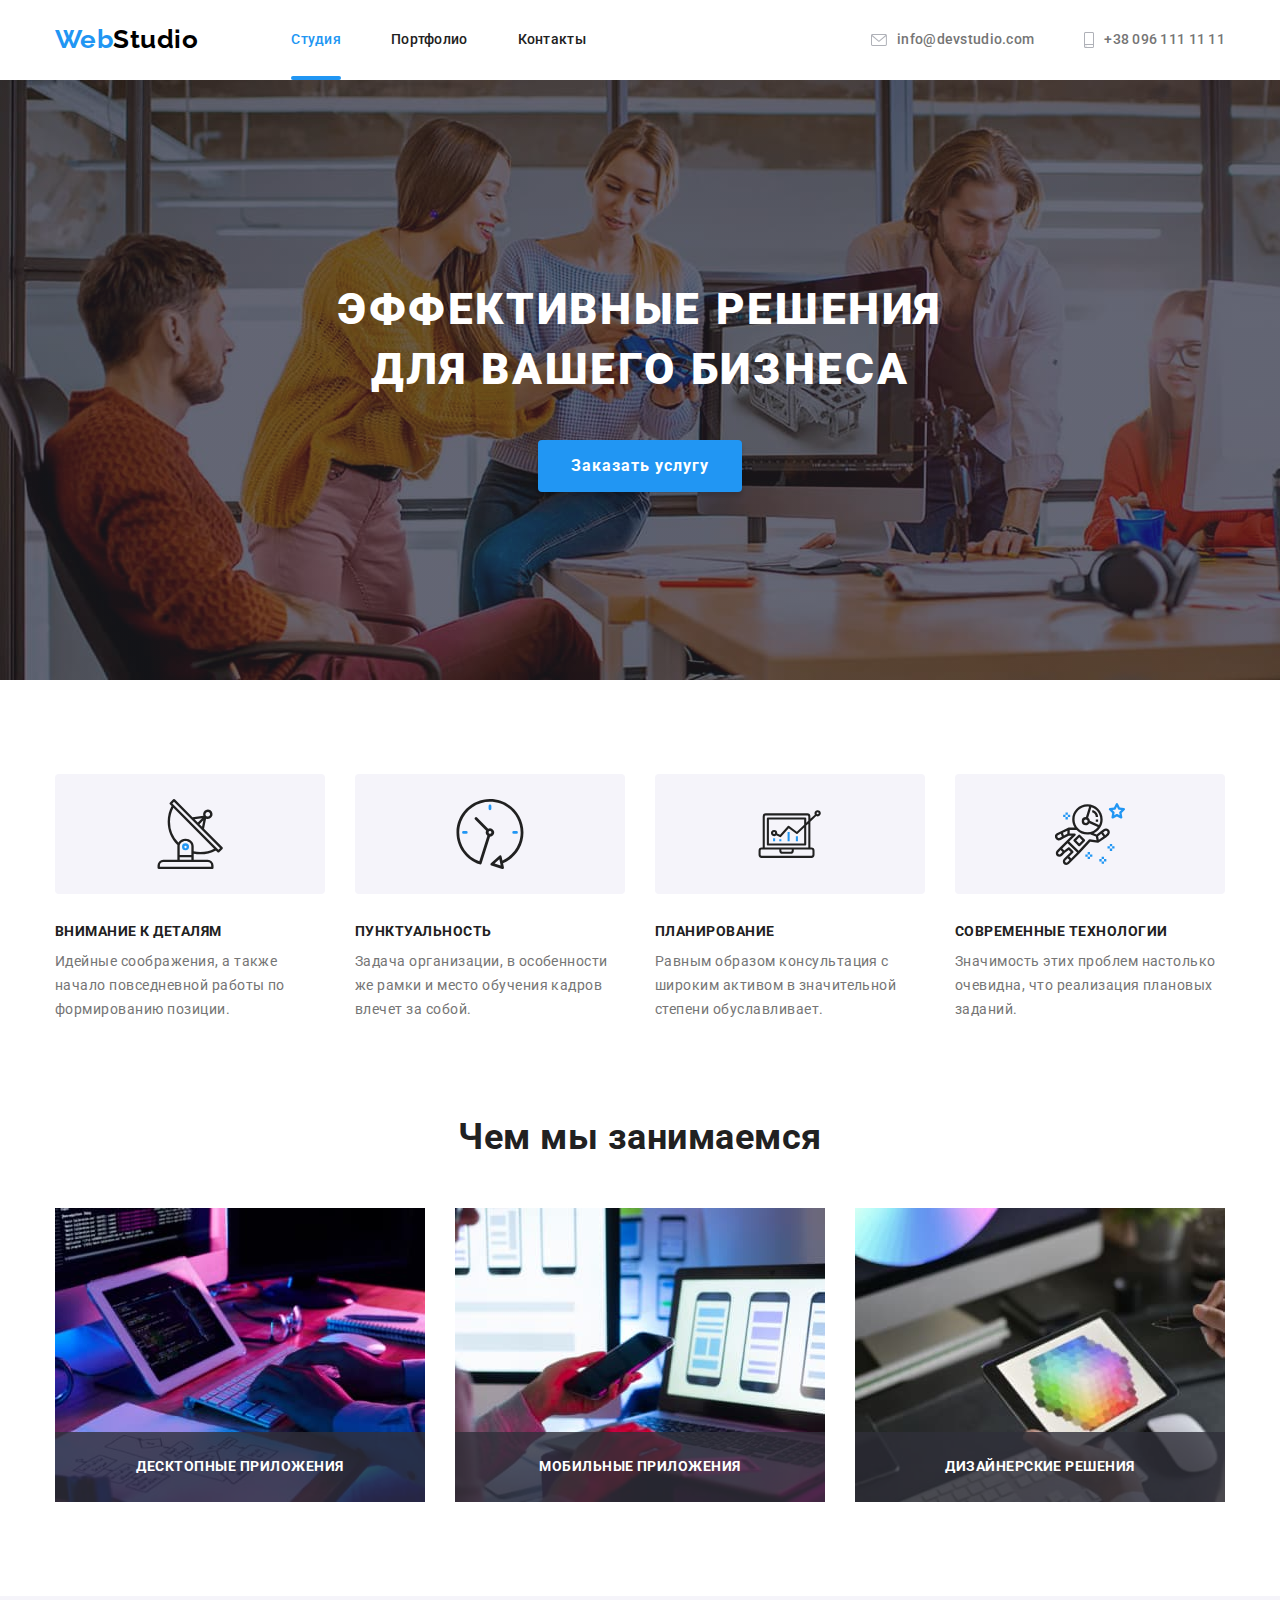
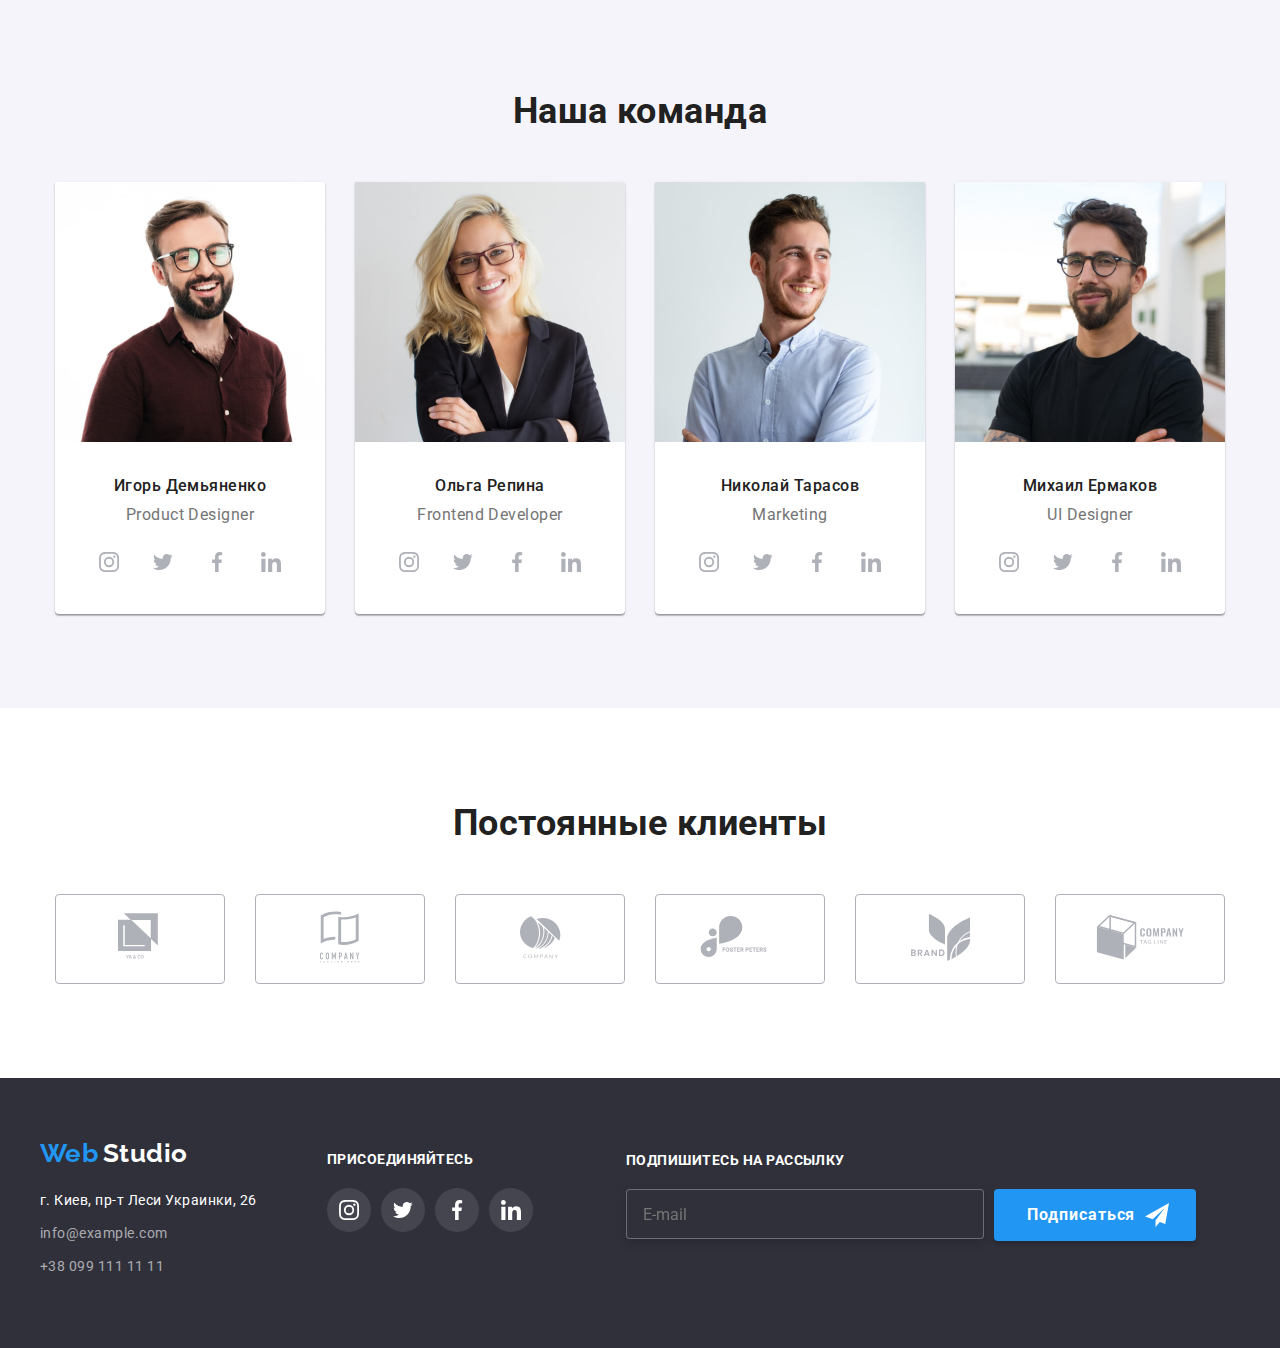
<file: index.html>
<!DOCTYPE html>
<html lang="ru">
  <head>
    <meta charset="UTF-8" />
    <meta name="viewport" content="width=device-width, initial-scale=1.0" />
    <title>Document</title>
    <link
      href="https://fonts.googleapis.com/css2?family=Raleway:wght@700&family=Roboto:wght@400;500;700;900&display=swap"
      rel="stylesheet"
    />
    <link
      rel="stylesheet"
      href="https://cdnjs.cloudflare.com/ajax/libs/modern-normalize/0.7.0/modern-normalize.min.css"
      integrity="sha512-yp4nScgc3FLGSJK6gj7q+YzX4ApX8ifljxvw3x5oYG4Js/u7ABw/U+pP31kefS2iz83pHbwe+Le2WvcosArp6Q=="
      crossorigin="anonymous"
    />
    <link rel="stylesheet" href="./CSS/styles.css" />
  </head>
  <body>
    <header>
      <div class="container-nav flex">
        <nav class="site-nav">
          <a href="./index.html" class="logo">
            <span class="logo-blue">Web</span>Studio
          </a>
          <ul class="site-nav-list">
            <li class="item">
              <a href="" class="link emphasis current">Студия</a>
            </li>
            <li class="item">
              <a href="./portfolio.html" class="link">Портфолио</a>
            </li>
            <li class="item"><a href="" class="link">Контакты</a></li>
          </ul>
        </nav>

        <address class="address-nav">
          <a href="mailto:info@devstudio.com" class="item link-email">
            <svg class="icon-header-envelope">
              <use href="./images/SVG/sprite.svg#icon-envelope"></use>
            </svg>
            info@devstudio.com</a
          ><br />
          <a href="tel:+38-096-111-11-11" class="item link-tel">
            <svg class="icon-header-smartphone">
              <use href="./images/SVG/sprite.svg#icon-smartphone"></use>
            </svg>
            +38 096 111 11 11</a
          >
        </address>
      </div>
    </header>

    <main>
      <section class="head">
        <div class="container-head">
          <h1 class="head-title">
            <span>Эффективные решения</span> <br />
            <span>для вашего бизнеса</span>
          </h1>

          <button data-modal-open class="button">
            <span class="button-text">Заказать услугу</span>
          </button>
        </div>
      </section>

      <section class="features">
        <div class="container-features">
          <ul class="flex">
            <li class="features-item">
              <div class="features-icon">
                <svg width="70" height="70">
                  <use href="./images/SVG/sprite.svg#icon-Group"></use>
                </svg>
              </div>
              <h3 class="features-title">Внимание к деталям</h3>
              <p class="features-text">
                Идейные соображения, а также начало повседневной работы по
                формированию позиции.
              </p>
            </li>
            <li class="features-item">
              <div class="features-icon">
                <svg width="70" height="70">
                  <use href="./images/SVG/sprite.svg#icon-clock"></use>
                </svg>
              </div>
              <h3 class="features-title">Пунктуальность</h3>
              <p class="features-text">
                Задача организации, в особенности же рамки и место обучения
                кадров влечет за собой.
              </p>
            </li>
            <li class="features-item">
              <div class="features-icon">
                <svg width="70" height="70">
                  <use href="./images/SVG/sprite.svg#icon-diagram"></use>
                </svg>
              </div>
              <h3 class="features-title">Планирование</h3>
              <p class="features-text">
                Равным образом консультация с широким активом в значительной
                степени обуславливает.
              </p>
            </li>
            <li class="features-item">
              <div class="features-icon">
                <svg width="70" height="70">
                  <use href="./images/SVG/sprite.svg#icon-astronaut"></use>
                </svg>
              </div>
              <h3 class="features-title">Современные технологии</h3>
              <p class="features-text">
                Значимость этих проблем настолько очевидна, что реализация
                плановых заданий.
              </p>
            </li>
          </ul>
        </div>
      </section>

      <section class="works">
        <div class="container-section">
          <h2 class="section-title">Чем мы занимаемся</h2>
          <ul class="flex">
            <li class="section-item">
              <img src="./images/img1.jpg" alt="" width="370" height="294" />

              <h3 class="label">Десктопные приложения</h3>
            </li>
            <li class="section-item">
              <img src="./images/img2.jpg" alt="" width="370" height="294" />
              <h3 class="label">Мобильные приложения</h3>
            </li>
            <li class="section-item">
              <img src="./images/img3.jpg" alt="" width="370" height="294" />
              <h3 class="label">Дизайнерские решения</h3>
            </li>
          </ul>
        </div>
      </section>

      <section class="team">
        <div class="container-team">
          <h2 class="team-title">Наша команда</h2>
          <ul class="team-img flex">
            <li class="team-item">
              <img
                src="./images/ihor_demianenko.jpg"
                alt=""
                width="270"
                height="260"
              />
              <h3 class="team-name">Игорь Демьяненко</h3>
              <p class="team-specialty">Product Designer</p>
              <ul class="social-list">
                <li class="social-icon-item">
                  <a
                    class="social-icon-link"
                    href="https://www.instagram.com"
                    target="_blank"
                  >
                    <svg class="icon-social">
                      <use href="./images/SVG/sprite.svg#icon-instagram"></use>
                    </svg>
                  </a>
                </li>
                <li class="social-icon-item">
                  <a
                    class="social-icon-link"
                    href="https://www.twitter.com"
                    target="_blank"
                  >
                    <svg class="icon-social">
                      <use href="./images/SVG/sprite.svg#icon-Twitter"></use>
                    </svg>
                  </a>
                </li>
                <li class="social-icon-item">
                  <a
                    class="social-icon-link"
                    href="https://www.facebook.com"
                    target="_blank"
                  >
                    <svg class="icon-social">
                      <use href="./images/SVG/sprite.svg#icon-facebook"></use>
                    </svg>
                  </a>
                </li>
                <li class="social-icon-item">
                  <a
                    class="social-icon-link"
                    href="https://www.linkedin.com"
                    target="_blank"
                  >
                    <svg class="icon-social">
                      <use href="./images/SVG/sprite.svg#icon-linkedin"></use>
                    </svg>
                  </a>
                </li>
              </ul>
            </li>
            <li class="team-item">
              <img
                src="./images/olga_repina.jpg"
                alt=""
                width="270"
                height="260"
              />
              <h3 class="team-name">Ольга Репина</h3>
              <p class="team-specialty">Frontend Developer</p>
              <ul class="social-list">
                <li class="social-icon-item">
                  <a
                    class="social-icon-link"
                    href="https://www.instagram.com"
                    target="_blank"
                  >
                    <svg class="icon-social">
                      <use href="./images/SVG/sprite.svg#icon-instagram"></use>
                    </svg>
                  </a>
                </li>
                <li class="social-icon-item">
                  <a
                    class="social-icon-link"
                    href="https://www.twitter.com"
                    target="_blank"
                  >
                    <svg class="icon-social">
                      <use href="./images/SVG/sprite.svg#icon-Twitter"></use>
                    </svg>
                  </a>
                </li>
                <li class="social-icon-item">
                  <a
                    class="social-icon-link"
                    href="https://www.facebook.com"
                    target="_blank"
                  >
                    <svg class="icon-social">
                      <use href="./images/SVG/sprite.svg#icon-facebook"></use>
                    </svg>
                  </a>
                </li>
                <li class="social-icon-item">
                  <a
                    class="social-icon-link"
                    href="https://www.linkedin.com"
                    target="_blank"
                  >
                    <svg class="icon-social">
                      <use href="./images/SVG/sprite.svg#icon-linkedin"></use>
                    </svg>
                  </a>
                </li>
              </ul>
            </li>

            <li class="team-item">
              <img
                src="./images/nikolay_tarasov.jpg"
                alt=""
                width="270"
                height="260"
              />
              <h3 class="team-name">Николай Тарасов</h3>
              <p class="team-specialty">Marketing</p>
              <ul class="social-list">
                <li class="social-icon-item">
                  <a
                    class="social-icon-link"
                    href="https://www.instagram.com"
                    target="_blank"
                  >
                    <svg class="icon-social">
                      <use href="./images/SVG/sprite.svg#icon-instagram"></use>
                    </svg>
                  </a>
                </li>
                <li class="social-icon-item">
                  <a
                    class="social-icon-link"
                    href="https://www.twitter.com"
                    target="_blank"
                  >
                    <svg class="icon-social">
                      <use href="./images/SVG/sprite.svg#icon-Twitter"></use>
                    </svg>
                  </a>
                </li>
                <li class="social-icon-item">
                  <a
                    class="social-icon-link"
                    href="https://www.facebook.com"
                    target="_blank"
                  >
                    <svg class="icon-social">
                      <use href="./images/SVG/sprite.svg#icon-facebook"></use>
                    </svg>
                  </a>
                </li>
                <li class="social-icon-item">
                  <a
                    class="social-icon-link"
                    href="https://www.linkedin.com"
                    target="_blank"
                  >
                    <svg class="icon-social">
                      <use href="./images/SVG/sprite.svg#icon-linkedin"></use>
                    </svg>
                  </a>
                </li>
              </ul>
            </li>
            <li class="team-item">
              <img
                src="./images/mihael_ermakov.jpg"
                alt=""
                width="270"
                height="260"
              />
              <h3 class="team-name">Михаил Ермаков</h3>
              <p class="team-specialty">UI Designer</p>
              <ul class="social-list">
                <li class="social-icon-item">
                  <a
                    class="social-icon-link"
                    href="https://www.instagram.com"
                    target="_blank"
                  >
                    <svg class="icon-social">
                      <use href="./images/SVG/sprite.svg#icon-instagram"></use>
                    </svg>
                  </a>
                </li>
                <li class="social-icon-item">
                  <a
                    class="social-icon-link"
                    href="https://www.twitter.com"
                    target="_blank"
                  >
                    <svg class="icon-social">
                      <use href="./images/SVG/sprite.svg#icon-Twitter"></use>
                    </svg>
                  </a>
                </li>
                <li class="social-icon-item">
                  <a
                    class="social-icon-link"
                    href="https://www.facebook.com"
                    target="_blank"
                  >
                    <svg class="icon-social">
                      <use href="./images/SVG/sprite.svg#icon-facebook"></use>
                    </svg>
                  </a>
                </li>
                <li class="social-icon-item">
                  <a
                    class="social-icon-link"
                    href="https://www.linkedin.com"
                    target="_blank"
                  >
                    <svg class="icon-social">
                      <use href="./images/SVG/sprite.svg#icon-linkedin"></use>
                    </svg>
                  </a>
                </li>
              </ul>
            </li>
          </ul>
        </div>
      </section>
      <section>
        <div class="container-clients">
          <h2 class="team-title">Постоянные клиенты</h2>
          <ul class="clients-icon flex">
            <li class="clients-icon-list">
              <a class="clients-icon-link" href="" target="_blank">
                <svg class="clients-logo" width="44" height="49">
                  <use href="./images/SVG/sprite.svg#icon-logo-1"></use>
                </svg>
              </a>
            </li>
            <li class="clients-icon-list">
              <a class="clients-icon-link" href="" target="_blank">
                <svg class="clients-logo" width="40" height="52">
                  <use href="./images/SVG/sprite.svg#icon-logo-2"></use>
                </svg>
              </a>
            </li>
            <li class="clients-icon-list">
              <a class="clients-icon-link" href="" target="_blank">
                <svg class="clients-logo" width="41" height="43">
                  <use href="./images/SVG/sprite.svg#icon-logo-3"></use>
                </svg>
              </a>
            </li>
            <li class="clients-icon-list">
              <a class="clients-icon-link" href="" target="_blank">
                <svg class="clients-logo" width="80" height="42">
                  <use href="./images/SVG/sprite.svg#icon-logo-4"></use>
                </svg>
              </a>
            </li>
            <li class="clients-icon-list">
              <a class="clients-icon-link" href="" target="_blank">
                <svg class="clients-logo" width="59" height="47">
                  <use href="./images/SVG/sprite.svg#icon-logo-5"></use>
                </svg>
              </a>
            </li>
            <li class="clients-icon-list">
              <a class="clients-icon-link" href="" target="_blank">
                <svg class="clients-logo" width="89" height="45">
                  <use href="./images/SVG/sprite.svg#icon-logo-6"></use>
                </svg>
              </a>
            </li>
          </ul>
        </div>
      </section>
    </main>
    <footer class="footer">
      <div class="container-footer">
        <div>
          <a href="./index.html" class="footer-logo">
            <span class="footer-blue">Web</span>
            <span class="footer-white">Studio</span>
          </a>
          <address>
            <p class="footer-address">г. Киев, пр-т Леси Украинки, 26</p>
            <a href="mailto:info@info@example.com" class="footer-email"
              >info@example.com</a
            ><br />
            <a href="tel:+38-099-111-11-11" class="footer-tel"
              >+38 099 111 11 11</a
            >
          </address>
        </div>
        <div class="footer-social flex">
          <p class="join-text">присоединяйтесь</p>
          <ul class="footer-social-list">
            <li class="footer-social-icon-item">
              <a
                class="footer-social-icon-link"
                href="https://www.instagram.com"
                target="_blank"
              >
                <svg class="footer-icon-social">
                  <use href="./images/SVG/sprite.svg#icon-instagram"></use>
                </svg>
              </a>
            </li>
            <li class="footer-social-icon-item">
              <a
                class="footer-social-icon-link"
                href="https://www.twitter.com"
                target="_blank"
              >
                <svg class="footer-icon-social">
                  <use href="./images/SVG/sprite.svg#icon-Twitter"></use>
                </svg>
              </a>
            </li>
            <li class="footer-social-icon-item">
              <a
                class="footer-social-icon-link"
                href="https://www.facebook.com"
                target="_blank"
              >
                <svg class="footer-icon-social">
                  <use href="./images/SVG/sprite.svg#icon-facebook"></use>
                </svg>
              </a>
            </li>
            <li class="footer-social-icon-item">
              <a
                class="footer-social-icon-link"
                href="https://www.linkedin.com"
                target="_blank"
              >
                <svg class="footer-icon-social">
                  <use href="./images/SVG/sprite.svg#icon-linkedin"></use>
                </svg>
              </a>
            </li>
          </ul>
        </div>
        <form class="subscription">
          <p class="subscription-text">Подпишитесь на рассылку</p>
          <div class="subscription-all">
            <label class="subscription-form-label">
              <input
                type="email"
                class="subscription-form-input"
                name="email"
                placeholder="E-mail"
              />
            </label>
            <button type="submit" class="subscription-button-form">
              <span class="subscription-button-text-form">Подписаться</span>
              <svg class="icon-send">
                <use href="./images/SVG/sprite.svg#icon-icon-send"></use>
              </svg>
            </button>
          </div>
        </form>
      </div>
    </footer>
    <!-- модалка -->
    <div class="backdrop is-hidden" data-modal>
      <div class="modal">
        <button class="button-end" data-modal-close>
          <svg class="svg-end">
            <use href="./images/SVG/sprite.svg#icon-buttonend"></use>
          </svg>
        </button>
        <h2 class="modal-head">Оставьте свои данные, мы вам перезвоним</h2>
        <form>
          <div class="form">
            <div class="form-field">
              <label class="form-label">
                <span class="form-name">Имя</span>
                <input type="text" class="form-input" name="username" />
                <svg class="icon-modal">
                  <use href="./images/SVG/sprite.svg#icon-modalname"></use>
                </svg>
              </label>
            </div>

            <div class="form-field">
              <label class="form-label">
                <span class="form-name">Телефон</span>
                <input type="tel" class="form-input" name="tel" />
                <svg class="icon-modal">
                  <use href="./images/SVG/sprite.svg#icon-modalphone"></use>
                </svg>
              </label>
            </div>

            <div class="form-field">
              <label class="form-label">
                <span class="form-name">Почта</span>
                <input type="email" class="form-input" name="email" />
                <svg class="icon-modal">
                  <use href="./images/SVG/sprite.svg#icon-modalmail"></use>
                </svg>
              </label>
            </div>

            <label class="form-label">
              <span class="form-name">Комментарий</span>
              <textarea
                name="comment"
                class="textarea"
                placeholder="Введите текст"
              ></textarea>
            </label>
          </div>
          <div class="checkbox">
            <label class="checkbox-label">
              <input class="checkbox-input" type="checkbox" name="topic" />
              <span class="checkbox-icon"></span>
              <span class="contract"
                >Соглашаюсь с рассылкой и принимаю
                <a href="" class="contract-link"> Условия договора</a></span
              >
            </label>
          </div>
          <div class="submit">
            <button type="submit" class="button-form">
              <span class="button-text-form">Отправить</span>
            </button>
          </div>
        </form>
      </div>
    </div>
    <script src="./JS/modal.js"></script>
  </body>
</html>
</file>
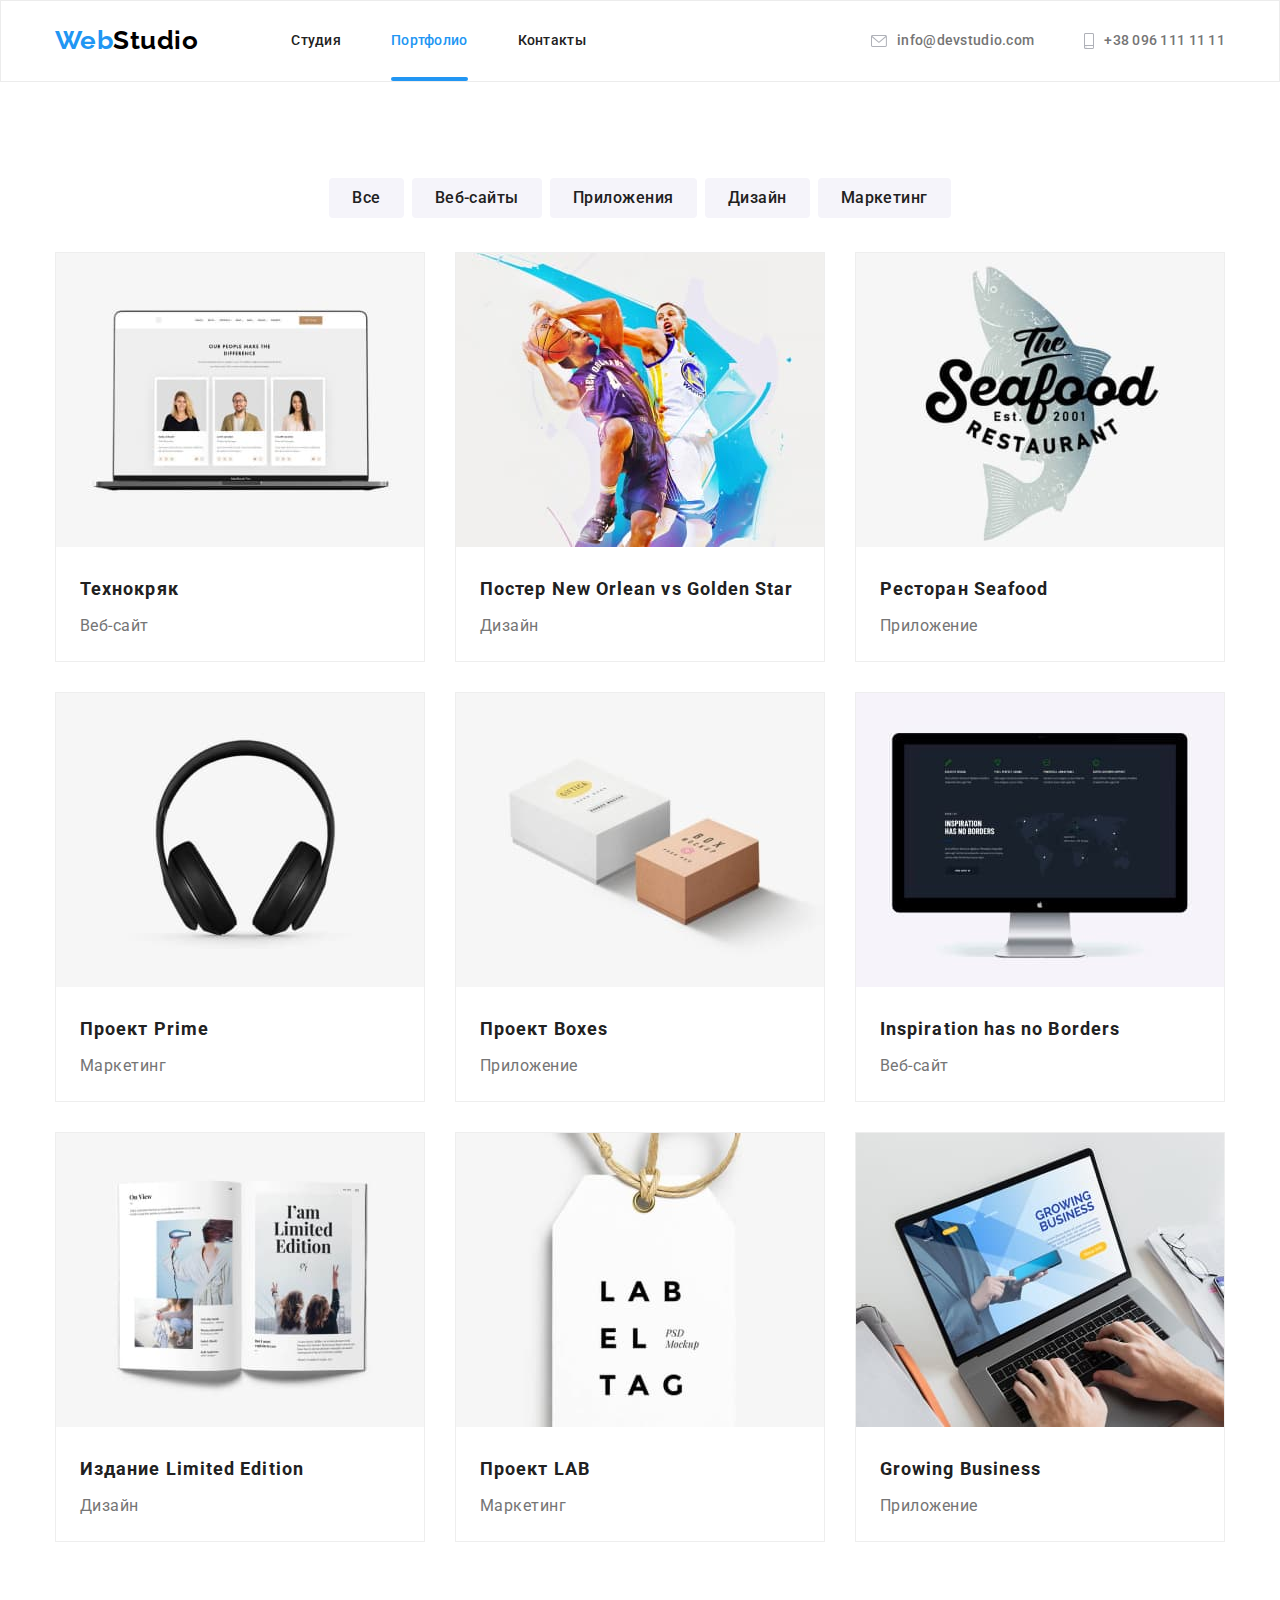
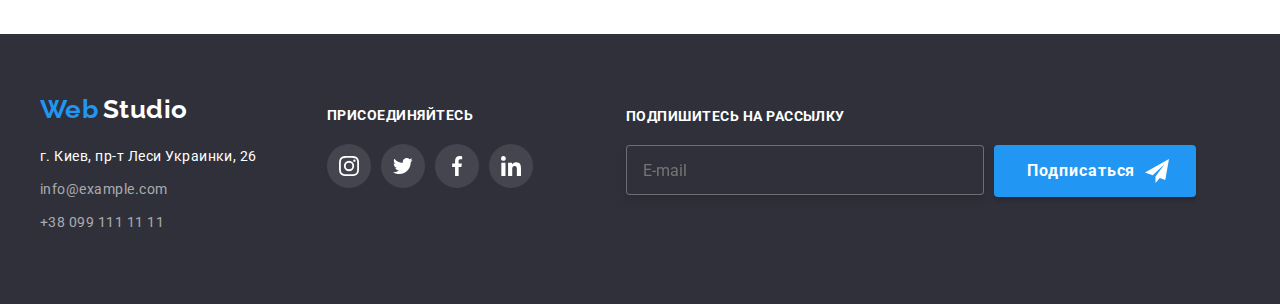
<file: portfolio.html>
<!DOCTYPE html>
<html lang="ru">
  <head>
    <meta charset="UTF-8" />
    <meta name="viewport" content="width=device-width, initial-scale=1.0" />
    <title>Document</title>
    <link
      href="https://fonts.googleapis.com/css2?family=Raleway:wght@700&family=Roboto:wght@400;500;700;900&display=swap"
      rel="stylesheet"
    />
    <link
      rel="stylesheet"
      href="https://cdnjs.cloudflare.com/ajax/libs/modern-normalize/0.7.0/modern-normalize.min.css"
      integrity="sha512-yp4nScgc3FLGSJK6gj7q+YzX4ApX8ifljxvw3x5oYG4Js/u7ABw/U+pP31kefS2iz83pHbwe+Le2WvcosArp6Q=="
      crossorigin="anonymous"
    />
    <link rel="stylesheet" href="./CSS/styles.css" />
  </head>
  <body>
    <header class="header">
      <div class="container-nav flex">
        <nav class="site-nav">
          <a href="./index.html" class="logo">
            <span class="logo-blue">Web</span>Studio
          </a>
          <ul class="site-nav-list">
            <li class="item"><a href="./index.html" class="link">Студия</a></li>
            <li class="item">
              <a href="" class="link emphasis current">Портфолио</a>
            </li>
            <li><a href="" class="link">Контакты </a></li>
          </ul>
        </nav>

        <address class="address-nav">
          <a href="mailto:info@devstudio.com" class="item link-email">
            <svg class="icon-header-envelope">
              <use href="./images/SVG/sprite.svg#icon-envelope"></use>
            </svg>
            info@devstudio.com</a
          ><br />
          <a href="tel:+38-096-111-11-11" class="item link-tel">
            <svg class="icon-header-smartphone">
              <use href="./images/SVG/sprite.svg#icon-smartphone"></use>
            </svg>
            +38 096 111 11 11</a
          >
        </address>
      </div>
    </header>
    <section class="main">
      <div class="container-main">
        <ul class="main-button flex">
          <li class="button-item">
            <button type="button" class="button-service">
              <span class="name-service">Все</span>
            </button>
          </li>
          <li class="button-item">
            <button type="button" class="button-service">
              <span class="name-service">Веб-сайты</span>
            </button>
          </li>
          <li class="button-item">
            <button type="button" class="button-service">
              <span class="name-service">Приложения </span>
            </button>
          </li>
          <li class="button-item">
            <button type="button" class="button-service">
              <span class="name-service">Дизайн</span>
            </button>
          </li>
          <li class="button-item">
            <button type="button" class="button-service">
              <span class="name-service">Маркетинг </span>
            </button>
          </li>
        </ul>
        <ul class="main-img flex">
          <li class="img-item">
            <a class="img-link" href="">
              <div class="img-thumb">
                <img
                  src="./images/portfolio_texnokriak.jpg"
                  alt=""
                  width="370"
                  height="294"
                />

                <p class="img-hover-text">
                  Технокряк это современная площадка распространения
                  коронавируса. Компании используют эту платформу для цифрового
                  шпионажа и атак на защищённые сервера конкурентов.
                </p>
              </div>

              <h2 class="img-name">Технокряк</h2>
              <p class="type-service">Веб-сайт</p>
            </a>
          </li>
          <li class="img-item">
            <a class="img-link" href="">
              <div class="img-thumb">
                <img
                  src="./images/portfolio-poster.jpg"
                  alt=""
                  width="370"
                  height="294"
                />
                <p class="img-hover-text">
                  Технокряк это современная площадка распространения
                  коронавируса. Компании используют эту платформу для цифрового
                  шпионажа и атак на защищённые сервера конкурентов.
                </p>
              </div>
              <h2 class="img-name">Постер New Orlean vs Golden Star</h2>
              <p class="type-service">Дизайн</p>
            </a>
          </li>
          <li class="img-item">
            <a class="img-link" href="">
              <div class="img-thumb">
                <img
                  src="./images/portfolio_restaurant.jpg"
                  alt=""
                  width="370"
                  height="294"
                />
                <p class="img-hover-text">
                  Технокряк это современная площадка распространения
                  коронавируса. Компании используют эту платформу для цифрового
                  шпионажа и атак на защищённые сервера конкурентов.
                </p>
              </div>
              <h2 class="img-name">Ресторан Seafood</h2>
              <p class="type-service">Приложение</p>
            </a>
          </li>
          <li class="img-item">
            <a class="img-link" href="">
              <div class="img-thumb">
                <img
                  src="./images/portfolio-projectprime.jpg"
                  alt=""
                  width="370"
                  height="294"
                />
                <p class="img-hover-text">
                  Технокряк это современная площадка распространения
                  коронавируса. Компании используют эту платформу для цифрового
                  шпионажа и атак на защищённые сервера конкурентов.
                </p>
              </div>

              <h2 class="img-name">Проект Prime</h2>
              <p class="type-service">Маркетинг</p>
            </a>
          </li>
          <li class="img-item">
            <a class="img-link" href="">
              <div class="img-thumb">
                <img
                  src="./images/portfolio_projectboxes.jpg"
                  alt=""
                  width="370"
                  height="294"
                />
                <p class="img-hover-text">
                  Технокряк это современная площадка распространения
                  коронавируса. Компании используют эту платформу для цифрового
                  шпионажа и атак на защищённые сервера конкурентов.
                </p>
              </div>
              <h2 class="img-name">Проект Boxes</h2>
              <p class="type-service">Приложение</p>
            </a>
          </li>
          <li class="img-item">
            <a class="img-link" href="">
              <div class="img-thumb">
                <img
                  src="./images/portfolio_inspiration.jpg"
                  alt=""
                  width="370"
                  height="294"
                />
                <p class="img-hover-text">
                  Технокряк это современная площадка распространения
                  коронавируса. Компании используют эту платформу для цифрового
                  шпионажа и атак на защищённые сервера конкурентов.
                </p>
              </div>
              <h2 class="img-name">Inspiration has no Borders</h2>
              <p class="type-service">Веб-сайт</p>
            </a>
          </li>
          <li class="img-item">
            <a class="img-link" href="">
              <div class="img-thumb">
                <img
                  src="./images/portfolio_limited.jpg"
                  alt=""
                  width="370"
                  height="294"
                />
                <p class="img-hover-text">
                  Технокряк это современная площадка распространения
                  коронавируса. Компании используют эту платформу для цифрового
                  шпионажа и атак на защищённые сервера конкурентов.
                </p>
              </div>
              <h2 class="img-name">Издание Limited Edition</h2>
              <p class="type-service">Дизайн</p>
            </a>
          </li>
          <li class="img-item">
            <a class="img-link" href="">
              <div class="img-thumb">
                <img
                  src="./images/portfolio_lab.jpg"
                  alt=""
                  width="370"
                  height="294"
                />
                <p class="img-hover-text">
                  Технокряк это современная площадка распространения
                  коронавируса. Компании используют эту платформу для цифрового
                  шпионажа и атак на защищённые сервера конкурентов.
                </p>
              </div>
              <h2 class="img-name">Проект LAB</h2>
              <p class="type-service">Маркетинг</p>
            </a>
          </li>
          <li class="img-item">
            <a class="img-link" href="">
              <div class="img-thumb">
                <img
                  src="./images/portfolio_growning.jpg"
                  alt=""
                  width="370"
                  height="294"
                />
                <p class="img-hover-text">
                  Технокряк это современная площадка распространения
                  коронавируса. Компании используют эту платформу для цифрового
                  шпионажа и атак на защищённые сервера конкурентов.
                </p>
              </div>
              <h2 class="img-name">Growing Business</h2>
              <p class="type-service">Приложение</p>
            </a>
          </li>
        </ul>
      </div>
    </section>
    <footer class="footer">
      <div class="container-footer">
        <div>
          <a href="./index.html" class="footer-logo">
            <span class="footer-blue">Web</span>
            <span class="footer-white">Studio</span>
          </a>
          <address>
            <p class="footer-address">г. Киев, пр-т Леси Украинки, 26</p>
            <a href="mailto:info@info@example.com" class="footer-email"
              >info@example.com</a
            ><br />
            <a href="tel:+38-099-111-11-11" class="footer-tel"
              >+38 099 111 11 11</a
            >
          </address>
        </div>
        <div class="footer-social flex">
          <p class="join-text">присоединяйтесь</p>
          <ul class="footer-social-list">
            <li class="footer-social-icon-item">
              <a
                class="footer-social-icon-link"
                href="https://www.instagram.com"
                target="_blank"
              >
                <svg class="footer-icon-social">
                  <use href="./images/SVG/sprite.svg#icon-instagram"></use>
                </svg>
              </a>
            </li>
            <li class="footer-social-icon-item">
              <a
                class="footer-social-icon-link"
                href="https://www.twitter.com"
                target="_blank"
              >
                <svg class="footer-icon-social">
                  <use href="./images/SVG/sprite.svg#icon-Twitter"></use>
                </svg>
              </a>
            </li>
            <li class="footer-social-icon-item">
              <a
                class="footer-social-icon-link"
                href="https://www.facebook.com"
                target="_blank"
              >
                <svg class="footer-icon-social">
                  <use href="./images/SVG/sprite.svg#icon-facebook"></use>
                </svg>
              </a>
            </li>
            <li class="footer-social-icon-item">
              <a
                class="footer-social-icon-link"
                href="https://www.linkedin.com"
                target="_blank"
              >
                <svg class="footer-icon-social">
                  <use href="./images/SVG/sprite.svg#icon-linkedin"></use>
                </svg>
              </a>
            </li>
          </ul>
        </div>
        <form class="subscription">
          <p class="subscription-text">Подпишитесь на рассылку</p>
          <div class="subscription-all">
            <label class="subscription-form-label">
              <input
                type="email"
                class="subscription-form-input"
                name="email"
                placeholder="E-mail"
              />
            </label>
            <button type="submit" class="subscription-button-form">
              <span class="subscription-button-text-form">Подписаться</span>
              <svg class="icon-send">
                <use href="./images/SVG/sprite.svg#icon-icon-send"></use>
              </svg>
            </button>
          </div>
        </form>
      </div>
    </footer>
  </body>
</html>
</file>
<file: CSS/styles.css>
/* дод. колір тексту 212121 */
/* осн. колір тексту 757575 */
/* колір лого 000000   2196F3 синій */
/* футер color: rgba(255, 255, 255, 0.6); */
/* наша команда background: #F5F4FA; */
:root {
  --primary-text-color: #757575;
  --title-text-color: #212121;
  --accent: #2196f3;
  --background-head-and-footer: #2f303a;
  --background-body: #fff;
  --background-team: #f5f4fa;
  --logo: #000000;
  --background-footer-tel: rgba(255, 255, 255, 0.6);
  --border-color: #eeeeee;
  --border-header-color: #ececec;
  --icon-color: #afb1b8;
  --head: #c4c4c4;
  --cubic: cubic-bezier(0.4, 0, 0.2, 1);
}

html {
  box-sizing: border-box;
}
*,
*::before,
*::after {
  box-sizing: inherit;
}
*:focus {
  outline: none;
}
body {
  margin: 0;
  background-color: var(--background-body);
  color: var(--primary-text-color);

  font-family: Roboto, sans-serif;
  letter-spacing: 0.03em;
}
ul {
  padding: 0;
  margin: 0;
  list-style: none;
}
.flex {
  display: flex;
}
.header {
  border: 1px solid var(--border-header-color);
}
.container-nav {
  width: 1200px;
  padding-left: 15px;
  padding-right: 15px;

  margin-right: auto;
  margin-left: auto;
  /* outline: 2px solid tomato; */
}

.container-nav .flex {
  align-items: center;
}
/* логотип */
.logo {
  display: flex;
  padding-top: 24px;
  padding-bottom: 25px;
  margin-right: 93px;

  color: var(--logo);

  font-family: Raleway;
  font-style: normal;
  font-weight: bold;
  font-size: 26px;
  line-height: 1.19;

  text-decoration: none;
}
.logo-blue {
  color: var(--accent);
}
/* site-nav */
.site-nav {
  display: flex;
}
.site-nav-list {
  display: flex;
}
.site-nav .item {
  margin-right: 50px;
}
.site-nav .item:last-child {
  margin-right: 0;
}
.site-nav .link {
  position: relative;

  display: block;
  padding-top: 32px;
  padding-bottom: 32px;
  color: var(--title-text-color);

  font-family: Roboto;
  font-style: normal;
  font-weight: 500;
  font-size: 14px;
  line-height: 1.14;
  letter-spacing: 0.02em;

  text-decoration: none;

  transition: color 250ms var(--cubic);
}

.site-nav .link:hover,
.site-nav .link:focus {
  color: var(--accent);
}
.site-nav .link.current {
  color: var(--accent);
}
.emphasis::after {
  position: absolute;
  content: "";
  display: block;
  left: 0;
  bottom: 0;
  width: 100%;
  height: 4px;
  background: var(--accent);
  border-radius: 2px;
}
/* address-nav */
.address-nav {
  display: flex;
  margin-left: auto;
}
.address-nav .item {
  margin-right: 50px;
  padding-top: 32px;
  padding-bottom: 32px;

  transition: color 250ms var(--cubic);
}
.address-nav .item:last-child {
  margin-right: 0;
}
.address-nav .link-email {
  color: var(--primary-text-color);

  font-family: Roboto;
  font-style: normal;
  font-weight: 500;
  font-size: 14px;
  line-height: 1.14;
  letter-spacing: 0.02em;

  text-decoration: none;
}
.address-nav .link-tel {
  color: var(--primary-text-color);

  font-family: Roboto;
  font-style: normal;
  font-weight: 500;
  font-size: 14px;
  line-height: 1.14;
  letter-spacing: 0.02em;

  text-decoration: none;

  transition: color 250ms var(--cubic);
}
.address-nav .item:hover,
.address-nav .link-email:focus {
  color: var(--accent);
}
.address-nav .item:hover .icon-header-envelope,
.address-nav .item:focus .icon-header-envelope {
  fill: var(--accent);
}
.address-nav .link-tel:hover,
.address-nav .link-tel:focus {
  color: var(--accent);
}
.address-nav .item:hover .icon-header-smartphone,
.address-nav .item:focus .icon-header-smartphone {
  fill: var(--accent);
}
.icon-header-envelope {
  width: 16px;
  height: 12px;
  margin-right: 10px;
  fill: var(--icon-color);

  transition: fill 250ms var(--cubic);
}
.icon-header-smartphone {
  width: 10px;
  height: 16px;
  margin-right: 10px;
  fill: var(--icon-color);

  transition: fill 250ms var(--cubic);
}
.item {
  display: flex;
  align-items: center;
}
/* head */
.container-head {
  width: 1200px;

  margin-right: auto;
  margin-left: auto;
  /* outline: 2px solid red; */
}
.head {
  background-color: var(--head);
  text-align: center;
  padding-top: 200px;
  padding-bottom: 200px;

  max-width: 1600px;
  height: 600px;
  margin-right: auto;
  margin-left: auto;

  background-image: linear-gradient(
      rgba(47, 48, 58, 0.4),
      rgba(47, 48, 58, 0.4)
    ),
    url(../images/hero.jpg);
  background-repeat: no-repeat;
}
.head-title {
  margin-top: 0;
  margin-bottom: 40px;

  color: var(--background-body);

  font-style: normal;
  font-weight: 900;
  font-size: 44px;
  line-height: 1.36;

  letter-spacing: 0.06em;
  text-transform: uppercase;
}

/* особливості */
.features {
  padding-top: 94px;
}
.features-item {
  width: 270px;
  margin-right: 30px;
}
.features-item:last-child {
  margin-right: 0;
}
.features-icon {
  display: flex;
  align-items: center;
  justify-content: center;
  height: 120px;
  margin-bottom: 30px;

  background-color: var(--background-team);

  border-radius: 4px;
}
.container-features {
  width: 1200px;
  padding-left: 15px;
  padding-right: 15px;

  margin-right: auto;
  margin-left: auto;
}
.features-title {
  margin-top: 0;
  margin-bottom: 10px;
  color: var(--title-text-color);

  font-style: normal;
  font-weight: bold;
  font-size: 14px;
  line-height: 1.14;
  text-transform: uppercase;
}
.features-text {
  margin-top: 0;
  margin-bottom: 0;
  font-style: normal;
  font-weight: normal;
  font-size: 14px;
  line-height: 1.71;
}
/* чем ми занимаемся */
.works {
  padding-top: 94px;
  padding-bottom: 94px;
}

.section-item {
  position: relative;
  display: flex;
  width: 370px;
  margin-right: 30px;
}
.label {
  display: flex;
  position: absolute;
  font-family: Roboto;
  font-style: normal;
  font-weight: bold;
  font-size: 14px;
  line-height: 1.14;
  justify-content: center;
  align-items: center;
  text-transform: uppercase;
  margin: 0;
  color: var(--background-body);

  bottom: 0;
  left: 0;

  width: 370px;
  height: 70px;
  background: rgba(47, 48, 58, 0.8);
}
.section-item:last-child {
  margin-right: 0;
}
.container-section {
  width: 1200px;
  padding-left: 15px;
  padding-right: 15px;

  margin-right: auto;
  margin-left: auto;
}
.section-title {
  margin-top: 0;
  margin-bottom: 50px;
  color: var(--title-text-color);

  font-style: normal;
  font-weight: bold;
  font-size: 36px;
  line-height: 1.17;
  text-align: center;
}
/* наша команда */
.team {
  background-color: var(--background-team);
}
.container-team {
  width: 1200px;
  padding-left: 15px;
  padding-right: 15px;

  margin-right: auto;
  margin-left: auto;
}
.team-item {
  margin-right: 30px;
  border-radius: 0px 0px 4px 4px;
  box-shadow: 0px 1px 3px rgba(0, 0, 0, 0.12), 0px 1px 1px rgba(0, 0, 0, 0.14),
    0px 2px 1px rgba(0, 0, 0, 0.2);
  background-color: var(--background-body);
}
.team-item:last-child {
  margin-right: 0;
}
.team-title {
  margin-top: 0;
  margin-bottom: 50px;
  padding-top: 94px;

  color: var(--title-text-color);

  font-style: normal;
  font-weight: bold;
  font-size: 36px;
  line-height: 1.17;
  text-align: center;
}
.team-img {
  padding-bottom: 94px;
}
.team-name {
  margin-top: 30px;
  margin-bottom: 10px;
  color: var(--title-text-color);

  font-style: normal;
  font-weight: 500;
  font-size: 16px;
  line-height: 1.19;
  text-align: center;
}
.team-specialty {
  margin-top: 0;
  margin-bottom: 16px;
  font-style: normal;
  font-weight: normal;
  font-size: 16px;
  line-height: 1.19;
  text-align: center;
}
.social-list {
  display: flex;
  justify-content: center;
  margin-right: 32px;
  margin-left: 32px;
  margin-bottom: 30px;
}
.social-icon-item:not(:last-child) {
  margin-right: 10px;
}
.social-icon-link {
  display: flex;
  justify-content: center;
  align-items: center;
  width: 44px;
  height: 44px;
  border-radius: 50%;

  background-color: var(--background-body);

  transition: background-color 250ms var(--cubic);
}
.social-icon-link:hover,
.social-icon-link:focus {
  background-color: var(--accent);
}
.social-icon-link:hover .icon-social,
.social-icon-link:focus .icon-social {
  fill: var(--background-body);
}
.icon-social {
  width: 20px;
  height: 20px;
  fill: var(--icon-color);

  transition: fill 250ms var(--cubic);
}
/* кнопка */
.button {
  display: inline-block;
  background-color: var(--accent);
  border: 1px solid transparent;
  border-radius: 4px;
  box-shadow: 0px 4px 4px rgba(0, 0, 0, 0.15);
  padding: 10px 32px;

  min-width: 200px;
}
.button-text {
  color: var(--background-body);

  font-family: Roboto;
  font-style: normal;
  font-weight: bold;
  font-size: 16px;
  line-height: 1.87;
  letter-spacing: 0.06em;
  text-align: center;
}
/* clients */
.container-clients {
  width: 1200px;
  padding-left: 15px;
  padding-right: 15px;
  margin-right: auto;
  margin-left: auto;
}
.clients-icon {
  padding-bottom: 94px;
}
.clients-icon-list {
  display: flex;
  justify-content: center;
  align-items: center;
  margin-right: 30px;
  border: 1px solid var(--icon-color);
  width: 170px;
  height: 90px;

  border-radius: 4px;

  transition: border 250ms var(--cubic);
}
.clients-icon-list:last-child {
  margin-right: 0;
}
.clients-logo {
  fill: var(--icon-color);
  transition: fill 250ms var(--cubic);
}
.clients-icon-list:hover,
.clients-icon-list:focus-within {
  border: 1px solid var(--accent);
}
.clients-icon-list:hover .clients-logo,
.clients-icon-list:focus-within .clients-logo {
  fill: var(--accent);
}
/* footer */
.container-footer {
  display: flex;

  width: 1200px;
  padding-top: 60px;
  padding-bottom: 60px;
  margin-right: auto;
  margin-left: auto;
}
.footer {
  background-color: var(--background-head-and-footer);
}
/* footer logo */
.footer-logo {
  text-decoration: none;
}
.footer-blue {
  color: var(--accent);
  margin-bottom: 20px;
  display: inline-block;

  font-family: Raleway;
  font-style: normal;
  font-weight: bold;
  font-size: 26px;
  line-height: 1.19;
}
.footer-white {
  color: var(--background-body);
  margin-bottom: 20px;
  display: inline-block;

  font-family: Raleway;
  font-style: normal;
  font-weight: bold;
  font-size: 26px;
  line-height: 1.19;
}
.footer-address {
  color: var(--background-body);
  margin-top: 0;
  margin-bottom: 9px;

  font-style: normal;
  font-weight: normal;
  font-size: 14px;
  line-height: 1.71;
}
.footer-email,
.footer-tel {
  color: var(--background-footer-tel);
  margin-bottom: 9px;
  display: inline-block;

  font-style: normal;
  font-weight: normal;
  font-size: 14px;
  line-height: 1.71;

  text-decoration: none;
}
.join-text {
  font-family: Roboto;
  font-style: normal;
  font-weight: bold;
  font-size: 14px;
  line-height: 1.14;

  margin-bottom: 20px;

  text-transform: uppercase;

  color: var(--background-body);
}
.footer-social {
  display: block;
  width: 206px;
  height: 80px;
  margin-left: 70px;
}
.footer-social-list {
  display: flex;
  justify-content: center;
}
.footer-social-icon-item:not(:last-child) {
  margin-right: 10px;
}
.footer-social-icon-link {
  display: flex;
  justify-content: center;
  align-items: center;
  width: 44px;
  height: 44px;
  border-radius: 50%;

  background-color: rgba(255, 255, 255, 0.1);
  transition: background-color 250ms var(--cubic);
}
.footer-social-icon-link:hover,
.footer-social-icon-link:focus {
  background-color: var(--accent);
}
.footer-icon-social {
  width: 20px;
  height: 20px;
  fill: var(--background-body);
}
.subscription {
  display: block;
  width: 570px;
  height: 86px;
  margin-left: 93px;
}
.subscription-text {
  margin: 0;
  font-family: Roboto;
  font-style: normal;
  font-weight: bold;
  font-size: 14px;
  line-height: 1.14;
  margin-bottom: 20px;
  margin-top: 15px;

  text-transform: uppercase;

  color: var(--background-body);
}
.subscription-all {
  display: flex;
}
.subscription-form-input {
  width: 358px;
  height: 50px;
  padding-left: 16px;
  padding-top: 15px;
  padding-bottom: 15px;
  padding-right: 16px;

  font-family: Roboto;
  font-style: normal;
  font-weight: normal;
  font-size: 16px;
  line-height: 1.25;

  color: rgba(255, 255, 255, 0.6);

  border: 1px solid rgba(255, 255, 255, 0.3);
  filter: drop-shadow(0px 4px 4px rgba(0, 0, 0, 0.15));
  border-radius: 4px;
  background-color: var(--background-head-and-footer);
}
.subscription-button-form {
  display: flex;
  align-items: center;
  background-color: var(--accent);
  border: 1px solid transparent;
  border-radius: 4px;
  box-shadow: 0px 4px 4px rgba(0, 0, 0, 0.15);
  padding: 10px 32px;

  margin-left: 10px;

  min-width: 200px;
}
.subscription-button-text-form {
  color: var(--background-body);

  font-family: Roboto;
  font-style: normal;
  font-weight: bold;
  font-size: 16px;
  line-height: 1.87;
  letter-spacing: 0.06em;
  text-align: center;
}
.icon-send {
  min-width: 24px;
  max-height: 24px;
  margin-left: 10px;

  fill: var(--background-body);
}

/* PORTFOLIO */

.main {
  padding-top: 96px;
  padding-bottom: 92px;
}
.container-main {
  width: 1200px;

  padding-left: 15px;
  padding-right: 15px;
  margin-right: auto;
  margin-left: auto;
}
.main-button {
  justify-content: center;
  margin-bottom: 34px;
}
.button-item {
  margin-right: 8px;
  /* transition: background-color 2500ms var(--cubic); */
}
.button-item:last-child {
  margin-right: 0;
}
.button-service {
  display: inline-block;
  background-color: var(--background-team);
  border: 1px solid transparent;
  border-radius: 4px;
  padding: 6px 22px;

  transition: background-color 250ms var(--cubic), box-shadow 250ms var(--cubic);
}
.name-service {
  color: var(--title-text-color);

  font-family: Roboto;
  font-style: normal;
  font-weight: 500;
  font-size: 16px;
  line-height: 1.63;
  letter-spacing: 0.03em;
  text-align: center;

  transition: color 250ms var(--cubic);
}
.button-service:hover,
.button-service:focus {
  background-color: var(--accent);
  box-shadow: 0px 3px 1px rgba(0, 0, 0, 0.1), 0px 1px 2px rgba(0, 0, 0, 0.08),
    0px 2px 2px rgba(0, 0, 0, 0.12);
}
.button-service:hover .name-service,
.button-service:focus .name-service {
  color: var(--background-body);
}
.main-img {
  flex-wrap: wrap;
}
.img-item {
  width: calc((100% - 60px) / 3);
  margin-right: 30px;
  margin-bottom: 30px;

  background: color var(--background-body);
  border: 1px solid var(--border-color);
  transition: box-shadow 250ms var(--cubic);
}
.img-item:nth-child(3n) {
  margin-right: 0;
}
.img-item:nth-last-child(-n + 3) {
  margin-bottom: 0;
}
.img-item:hover,
.img-item:focus {
  box-shadow: 0px 1px 1px rgba(0, 0, 0, 0.12), 0px 4px 4px rgba(0, 0, 0, 0.06),
    1px 4px 6px rgba(0, 0, 0, 0.16);
}
.img-link {
  text-decoration: none;
}

.img-thumb {
  position: relative;
  overflow: hidden;
  transition: transform 250ms var(--cubic);
}

.img-item:hover .img-hover-text {
  opacity: 1;
  transform: translateY(0);
  transition: transform 250ms var(--cubic);
}
.img-hover-text {
  /* display: block; */
  position: absolute;

  font-family: Roboto;
  font-style: normal;
  font-weight: normal;
  font-size: 18px;
  line-height: 1.56;
  width: 100%;
  height: 100%;
  margin: 0;
  padding-top: 63px;
  padding-bottom: 63px;
  padding-right: 24px;
  padding-left: 24px;

  top: 0;
  left: 0;
  transform: translateY(100%);
  color: var(--background-body);
  background-color: rgba(33, 150, 243, 0.9);
  transition: transform 250ms var(--cubic);
}

.img-name {
  margin-top: 20px;
  margin-bottom: 0;

  margin-left: 24px;
  color: var(--title-text-color);

  font-style: normal;
  font-weight: bold;
  font-size: 18px;
  line-height: 2;

  letter-spacing: 0.06em;
}
.type-service {
  margin-top: 4px;
  margin-bottom: 20px;
  margin-left: 24px;

  color: var(--primary-text-color);

  font-style: normal;
  font-weight: normal;
  font-size: 16px;
  line-height: 1.88;
}
/* модалка */
.backdrop {
  position: fixed;
  top: 0;
  left: 0;
  min-width: 100%;
  min-height: 100%;
  background: rgba(0, 0, 0, 0.2);

  opacity: 1;
  transition: opacity 250ms var(--cubic);
}
.backdrop.is-hidden {
  opacity: 0;
  pointer-events: none;
}
.backdrop.is-hidden.modal {
  transform: scale(0.9) translate(-50%, -50%);
}
.modal {
  position: absolute;
  width: 528px;
  height: 581px;
  left: 50%;
  top: 50%;
  transform: scale(1) translate(-50%, -50%);

  background: #ffffff;
  box-shadow: 0px 1px 3px rgba(0, 0, 0, 0.12), 0px 1px 1px rgba(0, 0, 0, 0.14),
    0px 2px 1px rgba(0, 0, 0, 0.2);
  border-radius: 4px;
  transition: transform 250ms var(--cubic);
}
.button-end {
  display: flex;
  justify-content: center;
  align-items: center;
  width: 30px;
  height: 30px;
  border-radius: 50%;
  margin-left: auto;
  margin-right: 8px;
  margin-top: 8px;

  background: var(--background-body);
  border: 1px solid rgba(0, 0, 0, 0.1);
}
.svg-end {
  width: 11px;
  height: 11px;
  fill: var(--logo);

  transition: fill 250ms var(--cubic);
}
.button-end:hover .svg-end,
.button-end:focus .svg-end {
  fill: var(--accent);
}
.modal-head {
  font-family: Roboto;
  font-style: normal;
  font-weight: bold;
  font-size: 20px;
  line-height: 1.15;
  text-align: center;
  margin: 0;

  color: var(--title-text-color);
}
.form {
  width: 448px;
  height: 342px;
  margin-left: auto;
  margin-right: auto;
  margin-top: 12px;
  /* outline: 2px solid red; */
}
.form-field {
  position: relative;
  /* outline: 2px solid green; */
}
.form-label {
  display: flex;
  flex-direction: column;
}
.form-name {
  font-family: Roboto;
  font-style: normal;
  font-weight: normal;
  font-size: 12px;
  line-height: 1.17;
  margin-bottom: 4px;

  letter-spacing: 0.01em;

  color: var(--primary-text-color);
}
.form-input {
  border: 1px solid rgba(33, 33, 33, 0.2);
  border-radius: 4px;
  height: 40px;
  margin-bottom: 10px;
  padding: 12px;
  padding-left: 42px;

  transition: border 250ms var(--cubic);
}
.textarea {
  border: 1px solid rgba(33, 33, 33, 0.2);
  border-radius: 4px;
  height: 120px;
  width: 100%;
  resize: none;

  padding-left: 16px;
  padding-top: 12px;
  padding-right: 12px;
  padding-bottom: 12px;

  font-family: Roboto;
  font-style: normal;
  font-weight: normal;
  font-size: 14px;
  line-height: 1.14;
  letter-spacing: 0.01em;

  color: rgba(117, 117, 117, 0.5);

  transition: border 250ms var(--cubic);
}
.icon-modal {
  position: absolute;
  width: 18px;
  height: 18px;
  fill: var(--title-text-color);

  top: 55%;
  left: 12px;

  transform: translateY(-50%);
  transition: fill 250ms var(--cubic);
}
.form-input:focus {
  border: 1px solid var(--accent);
  border-radius: 4px;
}
.form-input:focus-within + .icon-modal {
  fill: var(--accent);
}
.textarea:focus {
  border: 1px solid var(--accent);
  border-radius: 4px;
}
.checkbox {
  margin-top: 20px;
  margin-bottom: 30px;
  text-align: center;
}
.checkbox-label {
  position: relative;
}
.checkbox-input {
  position: absolute;
  width: 1px;
  height: 1px;
  margin: -1px;
  border: 0;
  padding: 0;
  clip: rect(0 0 0 0);
  overflow: hidden;
}
.checkbox-icon {
  position: absolute;
  display: inline-block;
  width: 16px;
  height: 15px;
  border: 2px solid black;
  border-radius: 4px;

  top: 50%;
  transform: translateY(-50%);
}

.checkbox-input:checked + .checkbox-icon {
  background-color: var(--accent);
  background-image: url(../images/SVG/iconcheck.svg);
  background-size: contain;
  background-origin: border-box;
  border-color: var(--accent);
}

.contract {
  margin-left: 24px;
  font-family: Roboto;
  font-style: normal;
  font-weight: normal;
  font-size: 14px;
  line-height: 1.71;

  color: var(--primary-text-color);
}
.contract-link {
  font-family: Roboto;
  font-style: normal;
  font-weight: normal;
  font-size: 14px;
  line-height: 1.71;

  color: var(--accent);
}
.submit {
  display: flex;
  justify-content: center;
}
.button-form {
  background-color: var(--accent);
  border: 1px solid transparent;
  border-radius: 4px;
  box-shadow: 0px 4px 4px rgba(0, 0, 0, 0.15);
  padding: 10px 32px;

  min-width: 200px;
}
.button-text-form {
  color: var(--background-body);

  font-family: Roboto;
  font-style: normal;
  font-weight: bold;
  font-size: 16px;
  line-height: 1.87;
  letter-spacing: 0.06em;
  text-align: center;
}
</file>
